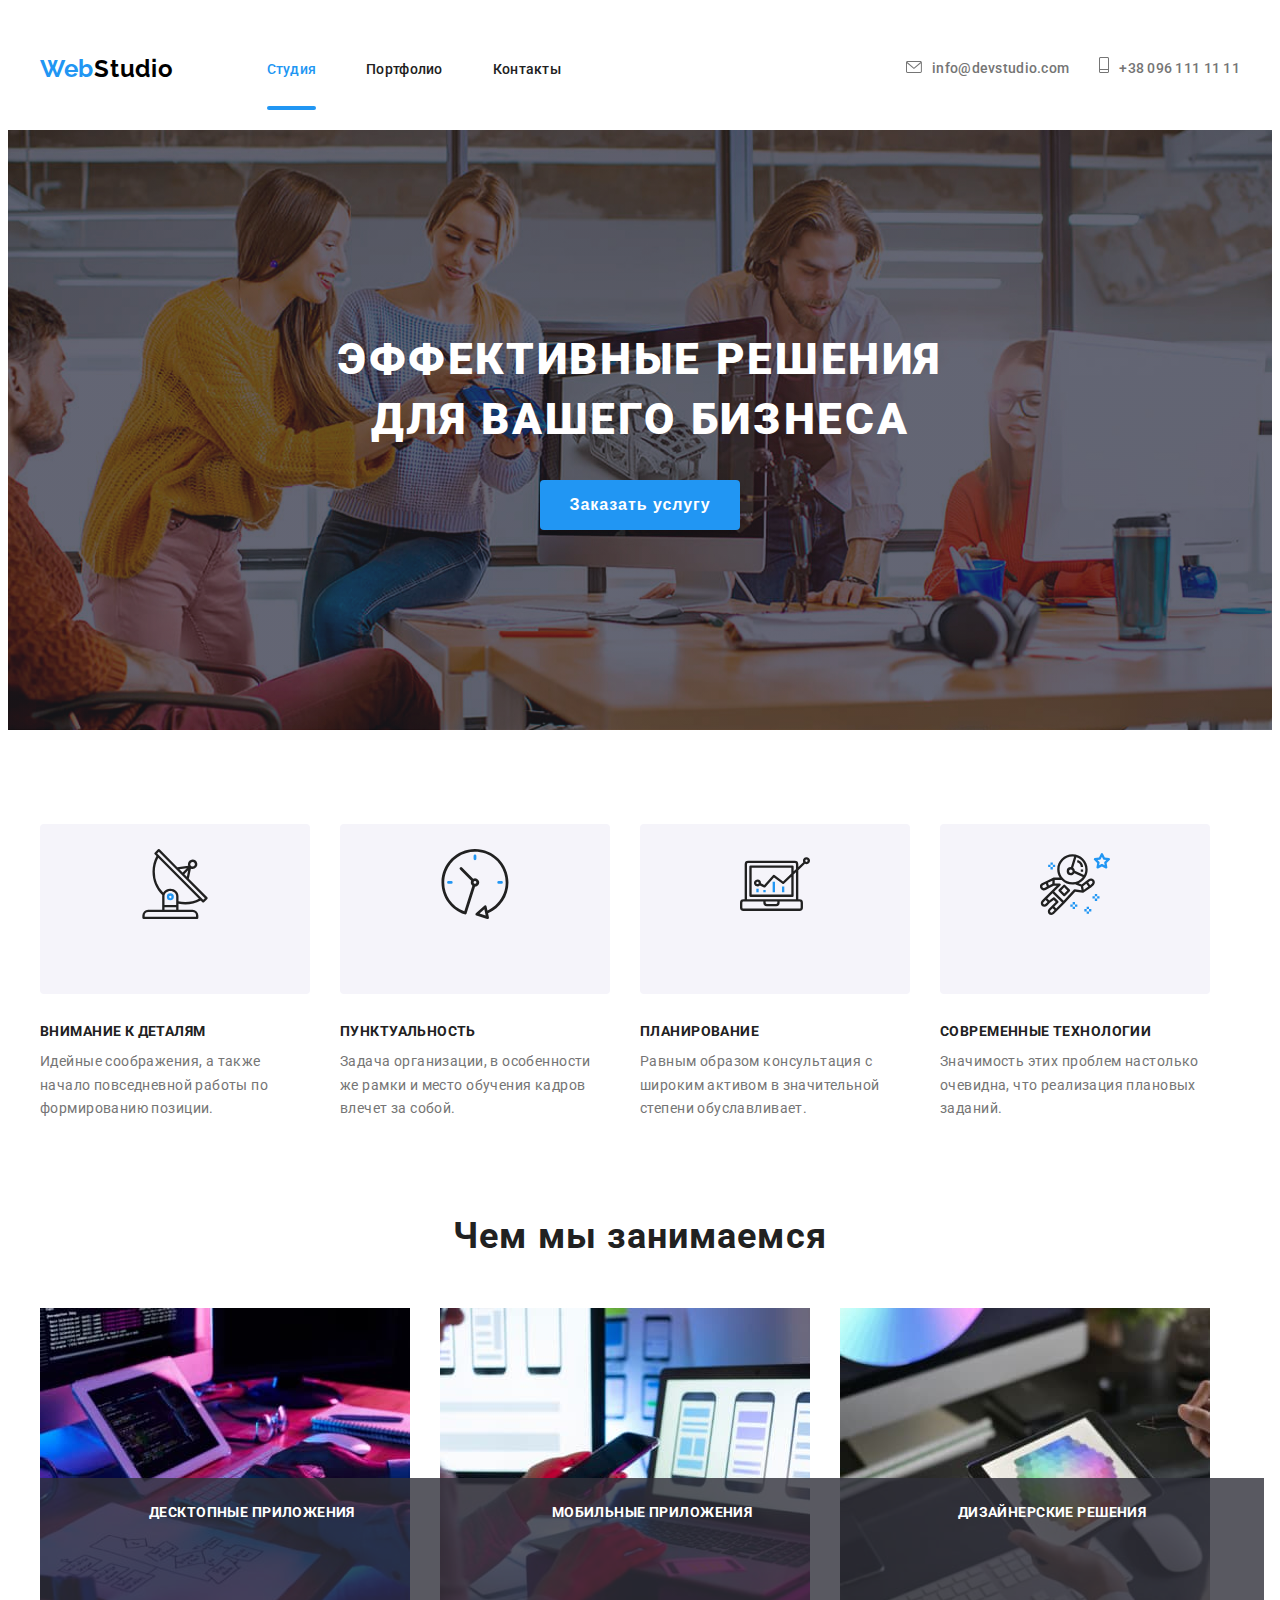
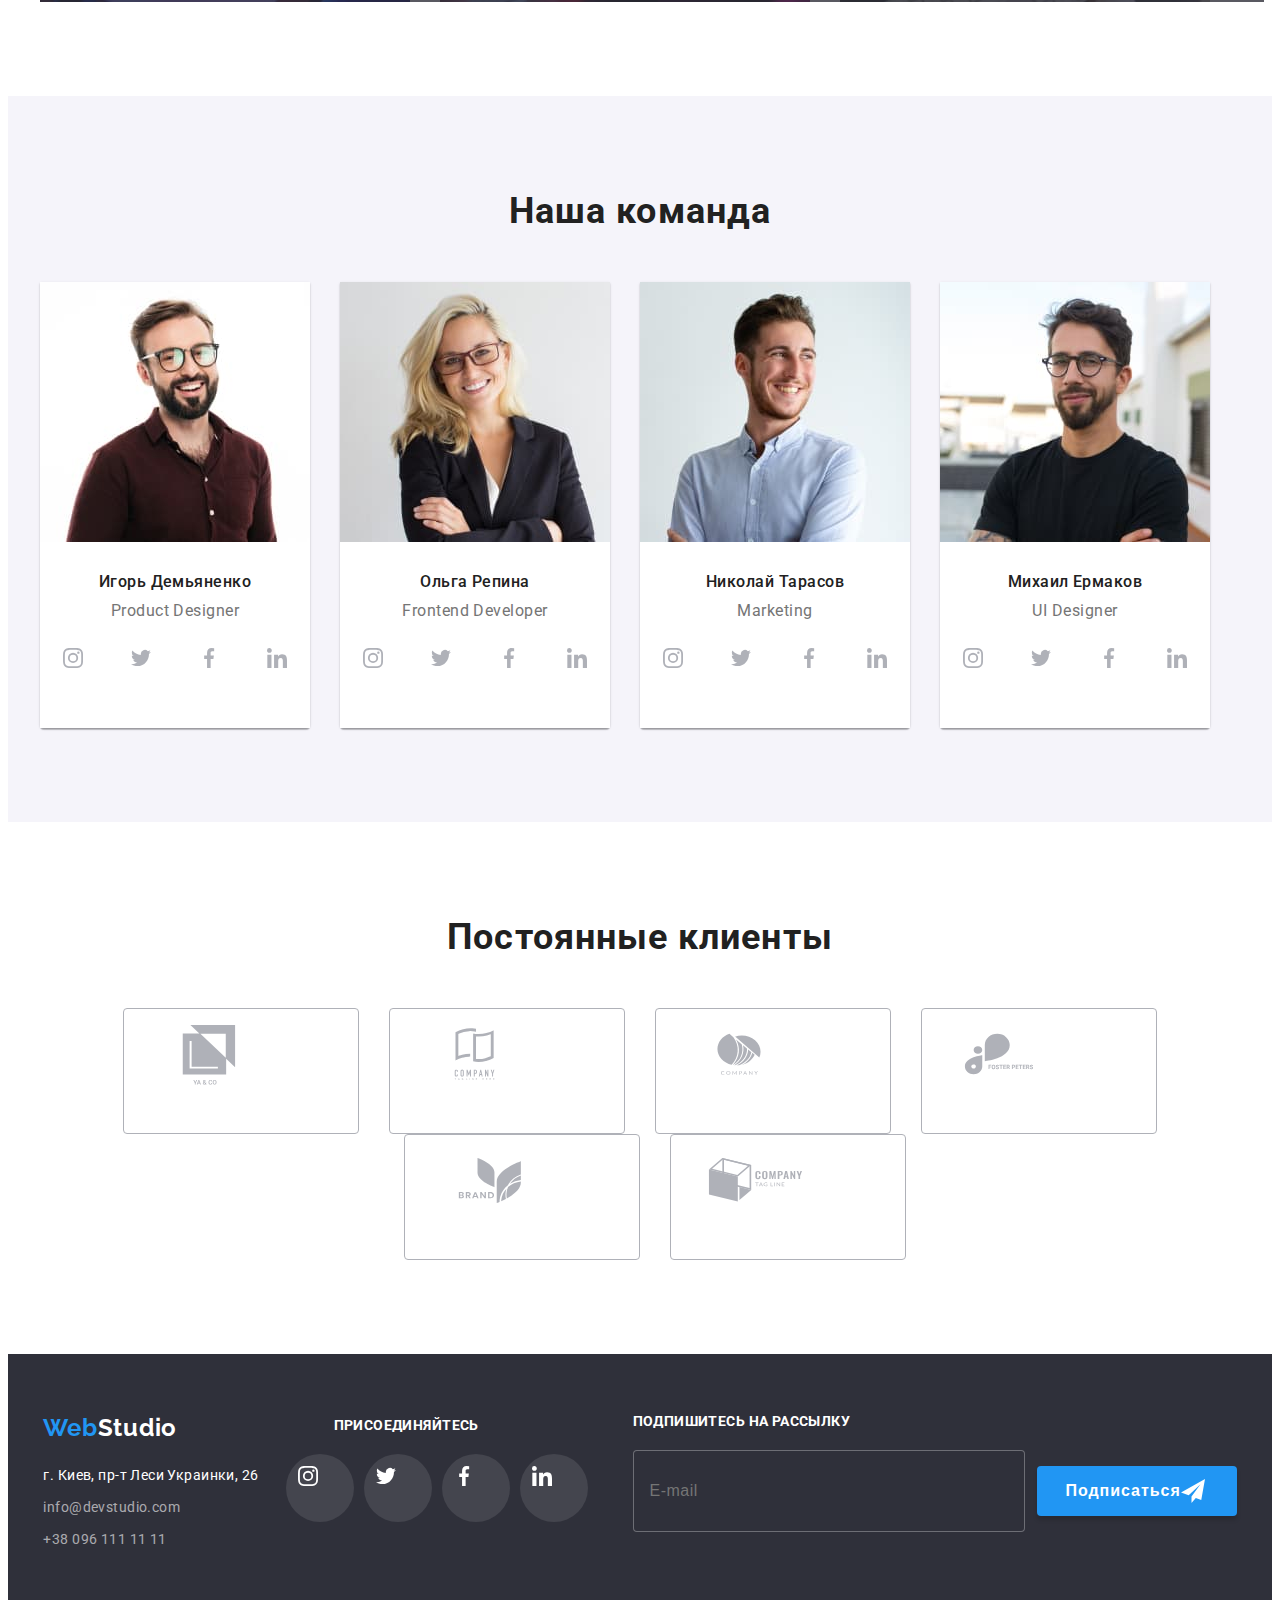
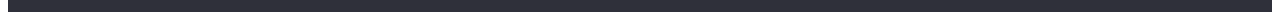
<file: index.html>
<!DOCTYPE html>
<html lang="ru">
<head>
    <meta charset="UTF-8">
    <meta http-equiv="X-UA-Compatible" content="IE=edge">
    <meta name="viewport" content="width=device-width, initial-scale=1.0">
    <title>Document</title>
    <link rel="preconnect" href="https://fonts.googleapis.com">
    <link rel="preconnect" href="https://fonts.gstatic.com" crossorigin>
    <link href="https://fonts.googleapis.com/css2?family=Raleway:wght@700&family=Roboto:wght@400;500;700;900&display=swap"
        rel="stylesheet">
    <link rel="stylesheet" href="https://cdnjs.cloudflare.com/ajax/libs/modern-normalize/1.1.0/modern-normalize.min.css"
        integrity="sha512-wpPYUAdjBVSE4KJnH1VR1HeZfpl1ub8YT/NKx4PuQ5NmX2tKuGu6U/JRp5y+Y8XG2tV+wKQpNHVUX03MfMFn9Q=="
        crossorigin="anonymous" referrerpolicy="no-referrer" />
        <link rel="stylesheet" href="./css/main.min.css">
    
    
</head>

<body>

<header> 
    <div class="container header">
        
        <a class="logo" 
         href="WebStudio" rel="noopener noreferrer">Web<span class="logo-black">Studio</span> </a>
        <button class="menu-button is-open "data-menu type="button" width="100" height="100" ><svg class="" width="40" height="40" aria-label="Переключатель мобильного меню ">
            <use class="menu-button__open " data-menu-open href="img/symbol-defs.svg#icon-close_40px"></use>
            <use class="menu-button__close " data-menu-close href="img/symbol-defs.svg#icon-menu_40px"></use>
        </svg></button>
      
    <nav class="navigation ">
        <ul class="list navigation__li">
            <li><a class="navigation__list current " href="./index.html" rel="noopener noreferrer">Студия</a></li>
            <li><a class="navigation__list" href="./portfolio.html" rel="noopener noreferrer">Портфолио</a></li>
            <li><a class="navigation__list" href="">Контакты</a></li>
        </ul>
        <div class="mobile">
            <ul class="list navigation__mobile ">
            <li><a class="navigation__contact" href="tel:+380961111111" rel="noopener noreferrer">+38 096 111 11 11</a></li>
            <li><a class="navigation__contact" href="mailto:info@devstudio.com" rel="noopener noreferrer">info@devstudio.com</a></li>
        </ul>
        <ul class="list menu-social ">
            <li><a class="menu-social__li " href="" rel="noopener noreferrer">Instagram</a></li>
            <li><a class="menu-social__li" href="" rel="noopener noreferrer">Twitter</a></li>
            <li><a class="menu-social__li" href="" rel="noopener noreferrer">Facebook</a></li>
            <li><a class="menu-social__li" href=""rel="noopener noreferrer">LinkedIn</a></li>
        </ul></div>
        
         <ul class="list contact ">
        <li><a class="contact__tm" href="mailto:info@devstudio.com"> <svg class="contact__mail"><use href="img/symbol-defs.svg#icon-envelope"></use></svg>info@devstudio.com</a></li>
        <li><a class="contact__tm" href="tel:+380961111111"> <svg class="contact__tel"><use href="img/symbol-defs.svg#icon-Vector"></use></svg>+38 096 111 11 11</a></li>
    </ul>
    </nav>
        </div>
</header>
<main>
    <section class="hero">
        <div class="container">
        <h1 class="hero__header" >Эффективные решения  для вашего бизнеса</h1>
        <button class="hero__button" type="button" data-modal-open >Заказать услугу</button>
        </div>
    </section>

    <section class="benefits">
        <div class="container">
        <h2 class="visually-hidden" >Наши преимущетва</h2>
        <ul class="list benefits-container">
            <li><div class="benefits__icon-background">
                <svg class="benefits__icon" width="70" height="70" >
                    <use href="img/symbol-defs.svg#icon-antenna"></use>
                </svg>
                </div>
                <h3 class="benefits__andr-head">Внимание к деталям</h3>
                <p class="benefits__text">Идейные соображения, а также начало повседневной работы по формированию позиции.</p>
            </li>
             <li><div class="benefits__icon-background">
                <svg class="benefits__icon"  width="70" height="70">
                    <use href="img/symbol-defs.svg#icon-clock"></use>
                </svg>
            </div>
                <h3  class="benefits__andr-head">Пунктуальность</h3>
                <p class="benefits__text">Задача организации, в особенности же рамки и место обучения кадров влечет за собой.</p>
            </li>
            <li><div class="benefits__icon-background">
                <svg class="benefits__icon"  width="70" height="70">
                    <use href="img/symbol-defs.svg#icon-diagram"></use>
                </svg>
            </div>
                <h3  class="benefits__andr-head">Планирование</h3>
                <p class="benefits__text">Равным образом консультация с широким активом в значительной степени обуславливает.</p>
            </li>
            <li><div class="benefits__icon-background">
                <svg class="benefits__icon"  width="70" height="70">
                    <use href="img/symbol-defs.svg#icon-astronaut"></use>
                </svg>
            </div>
                <h3 class="benefits__andr-head">Современные технологии</h3>
                <p class="benefits__text">Значимость этих проблем настолько очевидна, что реализация плановых заданий.</p>
            </li>
        </ul>
        </div>
    </section>
    <section class="work">
        <div class="container">
        <h2 class="heading ">Чем мы занимаемся</h2>
        <ul class="list process">
            <li>
                <div class="job">
                    <picture>
                        <source srcset="./img/img1-1.jpg 1x,
                                        ./img/img1-2.jpg 2x" media="(min-width:1200px)">
                        <img src="./img/img1.jpg" alt="рабочий  процесс" width="370">
                    </picture>
                <p class="job-offer job-text">Десктопные приложения</p>
            </div></li>
            <li>
                <div class="job">
                    <picture>
                        <source srcset="./img/img2-1.jpg 1x,
                                        ./img/img2-2.jpg 2x" media="(min-width:1200px)">
                        <img src="./img/img2.jpg" alt="рабочий  процесс" width="370">
                    </picture>
                <p class="job-offer job-text">Мобильные приложения</p>
            </div></li>
            <li>
                <div class="job">
                    <picture>
                        <source srcset="./img/img3-1.jpg 1x,
                                        ./img/img3-2.jpg 2x" media="(min-width:1200px)">
                        <img src="./img/img3.jpg" alt="рабочий  процесс" width="370">
                    </picture>
                <p class="job-offer job-text">Дизайнерские решения</p>
            </div></li>
        </ul>
        </div>
    </section>
    <section class="section-team">
        <div class="container">
        <h2 class="heading ">Наша команда</h2>
        <ul class="list our-team">
            <li class="taam_li">
                <picture>
                    <source srcset="./img/team/team1-desk1.jpg 1x,
                                    ./img/team/team1-desk2.jpg 2x" media="(min-width:1200px)">
                    <source srcset="./img/team/team1-tab1.jpg 1x,
                                    ./img/team/team1-tab2.jpg 2x" 
                                    media="(min-width:768px)">
                    <source srcset="./img/team/team1-mob1.jpg 1x,
                    ./img/team/team1-mob2.jpg 2x"
                    media="(min-width:320px)">
                    <img src="./img/img4.jpg" alt="Игорь Демьяненко" class="team__img" width="270">
                 </picture>
                 
                 <div class="team-text">
                 <h3 class="team">Игорь Демьяненко</h3>
                 <p class="team-prof" lang="en">Product Designer</p>

                 <ul class="list social">
                 <li><a class="social-icon" href=""rel="noopener noreferrer"><svg class="team-icon" width="20" height="20">
                    <use href="img/symbol-defs.svg#icon-instagram-2"></use>
                </svg></a></li>
                 <li><a class="social-icon" href=""rel="noopener noreferrer"><svg class="team-icon" width="20" height="20">
                        <use href="img/symbol-defs.svg#icon-twitter-1"></use>
                    </svg></a></li>
                 <li><a class="social-icon" href=""rel="noopener noreferrer"><svg class="team-icon" width="20" height="20">
                        <use href="img/symbol-defs.svg#icon-facebook-1"></use>
                    </svg></a></li>
                 <li><a class="social-icon" href=""rel="noopener noreferrer"><svg class="team-icon" width="20" height="20">
                        <use href="img/symbol-defs.svg#icon-linkedin-1"></use>
                    </svg></a></li>
                </ul>
                </div>
            </li>
            <li class="taam_li">
                    <picture>
                        <source srcset="./img/team/team2-desk1.jpg 1x,
                                     ./img/team/team2-desk2.jpg 2x" media="(min-width:1200px)">
                        <source srcset="./img/team/team2-tab1.jpg 1x,
                                        ./img/team/team2-tab2.jpg 2x" media="(min-width:768px)">
                        <source srcset="./img/team/team2-mob1.jpg 1x,
                                        ./img/team/team2-mob2.jpg 2x" media="(min-width:320px)">
                        <img src="./img/img5.jpg" alt="Игорь Демьяненко" class="team__img" width="270">
                    </picture>
                    <div class="team-text">
                    <h3  class="team">Ольга Репина</h3>
                    <p class="team-prof" lang="en">Frontend Developer</p>
                    <ul class="list social">
                        <li><a class="social-icon" href=""rel="noopener noreferrer"><svg class="team-icon" width="20" height="20">
                                    <use href="img/symbol-defs.svg#icon-instagram-2"></use>
                                </svg></a></li>
                        <li><a class="social-icon" href=""rel="noopener noreferrer"><svg class="team-icon" width="20" height="20">
                                    <use href="img/symbol-defs.svg#icon-twitter-1"></use>
                                </svg></a></li>
                        <li><a class="social-icon" href=""rel="noopener noreferrer"><svg class="team-icon" width="20" height="20">
                                    <use href="img/symbol-defs.svg#icon-facebook-1"></use>
                                </svg></a></li>
                        <li><a class="social-icon" href=""rel="noopener noreferrer"><svg class="team-icon"width="20" height="20" >
                                    <use href="img/symbol-defs.svg#icon-linkedin-1"></use>
                                </svg></a></li>
                    </ul>
                     </div>
            </li>
            <li class="taam_li">
                    <picture>
                        <source srcset="./img/team/team3-desk1.jpg 1x,
                                        ./img/team/team3-desk2.jpg 2x" media="(min-width:1200px)">
                        <source srcset="./img/team/team3-tab1.jpg 1x,
                                        ./img/team/team3-tab2.jpg 2x" media="(min-width:768px)">
                        <source srcset="./img/team/team3-mob1.jpg 1x,
                                        ./img/team/team3-mob2.jpg 2x" media="(min-width:320px)">
                        <img src="./img/img6.jpg" alt="Игорь Демьяненко" class="team__img" width="270">
                    </picture>
                    <div class="team-text">
                    <h3  class="team">Николай Тарасов</h3>
                    <p class="team-prof" lang="en">Marketing</p>
                <ul class="list social">
                    <li><a class="social-icon" href=""rel="noopener noreferrer"><svg class="team-icon" width="20" height="20">
                                <use href="img/symbol-defs.svg#icon-instagram-2"></use>
                            </svg></a></li>
                    <li><a class="social-icon" href=""rel="noopener noreferrer"><svg class="team-icon" width="20" height="20">
                                <use href="img/symbol-defs.svg#icon-twitter-1"></use>
                            </svg></a></li>
                    <li><a class="social-icon" href=""rel="noopener noreferrer"><svg class="team-icon" width="20" height="20">
                                <use href="img/symbol-defs.svg#icon-facebook-1"></use>
                            </svg></a></li>
                    <li><a class="social-icon" href=""rel="noopener noreferrer"><svg class="team-icon" width="20" height="20">
                                <use href="img/symbol-defs.svg#icon-linkedin-1"></use>
                            </svg></a></li>
                </ul>
                    </div>
            </li>
            <li class="taam_li">
                <picture>
                    <source srcset="./img/team/team4-desk1.jpg 1x,
                                    ./img/team/team4-desk2.jpg 2x" media="(min-width:1200px)">
                    <source srcset="./img/team/team4-tab1.jpg 1x,
                                    ./img/team/team4-tab2.jpg 2x" media="(min-width:768px)">
                    <source srcset="./img/team/team4-mob1.jpg 1x,
                                   ./img/team/team4-mob2.jpg 2x" media="(min-width:320px)">
                    <img src="./img/img7.jpg" alt="Игорь Демьяненко" class="team__img" width="270">
                </picture>
                   <div class="team-text"> 
                    <h3  class="team">Михаил Ермаков</h3>
                    <p class="team-prof" lang="en">UI Designer</p>
                <ul class="list social">
                    <li><a class="social-icon" href=""rel="noopener noreferrer"><svg class="team-icon" width="20" height="20">
                                <use href="img/symbol-defs.svg#icon-instagram-2"></use>
                            </svg></a></li>
                    <li><a class="social-icon" href=""rel="noopener noreferrer"><svg class="team-icon" width="20" height="20">
                                <use href="img/symbol-defs.svg#icon-twitter-1"></use>
                            </svg></a></li>
                    <li><a class="social-icon" href=""rel="noopener noreferrer"><svg class="team-icon" width="20" height="20">
                                <use href="img/symbol-defs.svg#icon-facebook-1"></use>
                            </svg></a></li>
                    <li><a class="social-icon" href=""rel="noopener noreferrer"><svg class="team-icon" width="20" height="20">
                                <use href="img/symbol-defs.svg#icon-linkedin-1"></use>
                            </svg></a></li>
                </ul>
                </div>
            </li>
        </ul>
        </div>
    </section>
    <section class="clients">
        <div class="container">
            <h2 class="heading ">Постоянные клиенты</h2>
            <ul class="list our-clients">
                <li><a class="cln-icon" href=""rel="noopener noreferrer"><svg class="clients-icon" >
                        <use href="img/symbol-defs.svg#icon-Union"></use>
                    </svg></a></li>
            <li><a class="cln-icon" href=""rel="noopener noreferrer"><svg class="clients-icon">
                    <use href="img/symbol-defs.svg#icon-Logo"></use>
                </svg></a></li>
            <li><a class="cln-icon" href=""rel="noopener noreferrer"><svg class="clients-icon">
                    <use href="img/symbol-defs.svg#icon-Logo-1"></use>
                </svg></a></li>
            <li><a class="cln-icon" href=""rel="noopener noreferrer"><svg class="clients-icon">
                    <use href="img/symbol-defs.svg#icon-Logo-2"></use>
                </svg></a></li>
            <li><a class="cln-icon" href=""rel="noopener noreferrer"><svg class="clients-icon">
                    <use href="img/symbol-defs.svg#icon-Logo-3"></use>
                </svg></a></li>
            <li><a class="cln-icon" href=""rel="noopener noreferrer"><svg class="clients-icon">
                    <use href="img/symbol-defs.svg#icon-Logo-4"></use>
                </svg></a></li>
        </ul>

        </div>
    </section>
    </main>
    <footer class="footer">
        <div class="container footer-flex">
            <div>
        <a class="logo"  href="WebStudio">Web<span class="logo-white"rel="noopener noreferrer">Studio</span></a>
        <address class="adres-pading">
            <a class="adress" href="https://goo.gl/maps/dG4Fvefpf27VC7wY8" target="_blank" rel="noopener noreferrer" >г. Киев, пр-т Леси Украинки, 26</a>
        </address>
        <ul>
            <li class="list footer-list"><a class="info-footer" href="mailto:info@devstudio.com">info@devstudio.com</a></li>
            <li class="list footer-list"><a class="info-footer" href="tel:+380961111111">+38 096 111 11 11</a></li>
        </ul>
             </div>
             <div class="footer-social">
        <h3 class="footer-title">присоединяйтесь</h3>
        <ul class="list ftr-social">
            <li><a class="ftr-icon" href=""rel="noopener noreferrer"><svg class="footer-icon">
                        <use href="img/symbol-defs.svg#icon-instagram-2"></use>
                    </svg></a></li>
            <li><a class="ftr-icon" href=""rel="noopener noreferrer"><svg class="footer-icon">
                        <use href="img/symbol-defs.svg#icon-twitter-1"></use>
                    </svg></a></li>
            <li><a class="ftr-icon" href=""rel="noopener noreferrer"><svg class="footer-icon">
                        <use href="img/symbol-defs.svg#icon-facebook-1"></use>
                    </svg></a></li>
            <li><a class="ftr-icon" href=""rel="noopener noreferrer"><svg class="footer-icon">
                        <use href="img/symbol-defs.svg#icon-linkedin-1"></use>
                    </svg></a></li>
        </ul>
            </div>
            <div class="mail-list">
        <h3 class="footer-title">Подпишитесь на рассылку</h3>
        <div class="mail-flex">
            <label for="mail"></label>
            <input type="mail" name="mail" id="mail" placeholder="E-mail" class="footer-input">
            <button type="submit" class="footer-bm">Подписаться <svg class="mail-ist"><use href="img/symbol-defs.svg#icon-icon-send"></use></svg></button>
        </div>
        
            </div>
        </div>
       
    </footer>
    <div class="backdrop is-hidden"data-modal>
        <div class="modal">
            <button type="button" class="modal-btn" data-modal-close>
                <svg class="modal-img"><use href="img/symbol-defs.svg#icon-close-black-18dp-2-1"></use></svg>
            </button>
            <div class="modal-flex">
                <p class="modal-text">Оставьте свои данные, мы вам перезвоним</p>
              
                <div class="modal-nav">
                   <label for="name" class="modal-label">Имя</label>
                   <input type="text" name="name" id="name" class="modal-input">  
                   <svg class="modal-icon" width="18" height="18"><use href="img/symbol-defs.svg#icon-person-black-18dp-1"></use>
                </svg>
                </div>
                <div class="modal-nav">
                    <label for="tel" class="modal-label">Телефон </label>
                    <input type="tel" name="tel" id="tel" class="modal-input">
                    <svg class="modal-icon" width="18" height="18"><use href="img/symbol-defs.svg#icon-phone-black-18dp-1"></use></svg>
                </div>
                <div class="modal-nav">
                    <label for="mail" class="modal-label">Почта</label>
                    <input type="email" name="mail" id="mail" class="modal-input">
                    <svg class="modal-icon" width="18" height="18"><use href="img/symbol-defs.svg#icon-email-black-18dp-1"></use> </svg>
                 </div>
                <div class="modal-nav">
                    <label for="comment" class="modal-label">Комментарий</label>
                    <textarea name="comment" id="comment" placeholder="Введите текст" class="modal-input"></textarea>
                </div>
              
               <div class="modal-send">
                    <svg class="check-bifor" width="16" height="15"><use href="img/symbol-defs.svg#icon-Vector-border"></use></svg>
                   <input type="checkbox" name="police" id="police" class="check-input">
                    <svg class="check-after" width="16" height="15"><use href="img/symbol-defs.svg#icon-icon-check"></use></svg>
                   <label class="send-label" for="police">Соглашаюсь с рассылкой и принимаю <a href="">Условия договора</a></label>
            </div>
                <div class="modal-div"> <button type="submit" class="button-send">Отправить</button></div>
        </div>
    </div>
    <script src="./js/modal.js"></script>
    <script src="./js/menu.js"></script>
</body>
</html>
</file>
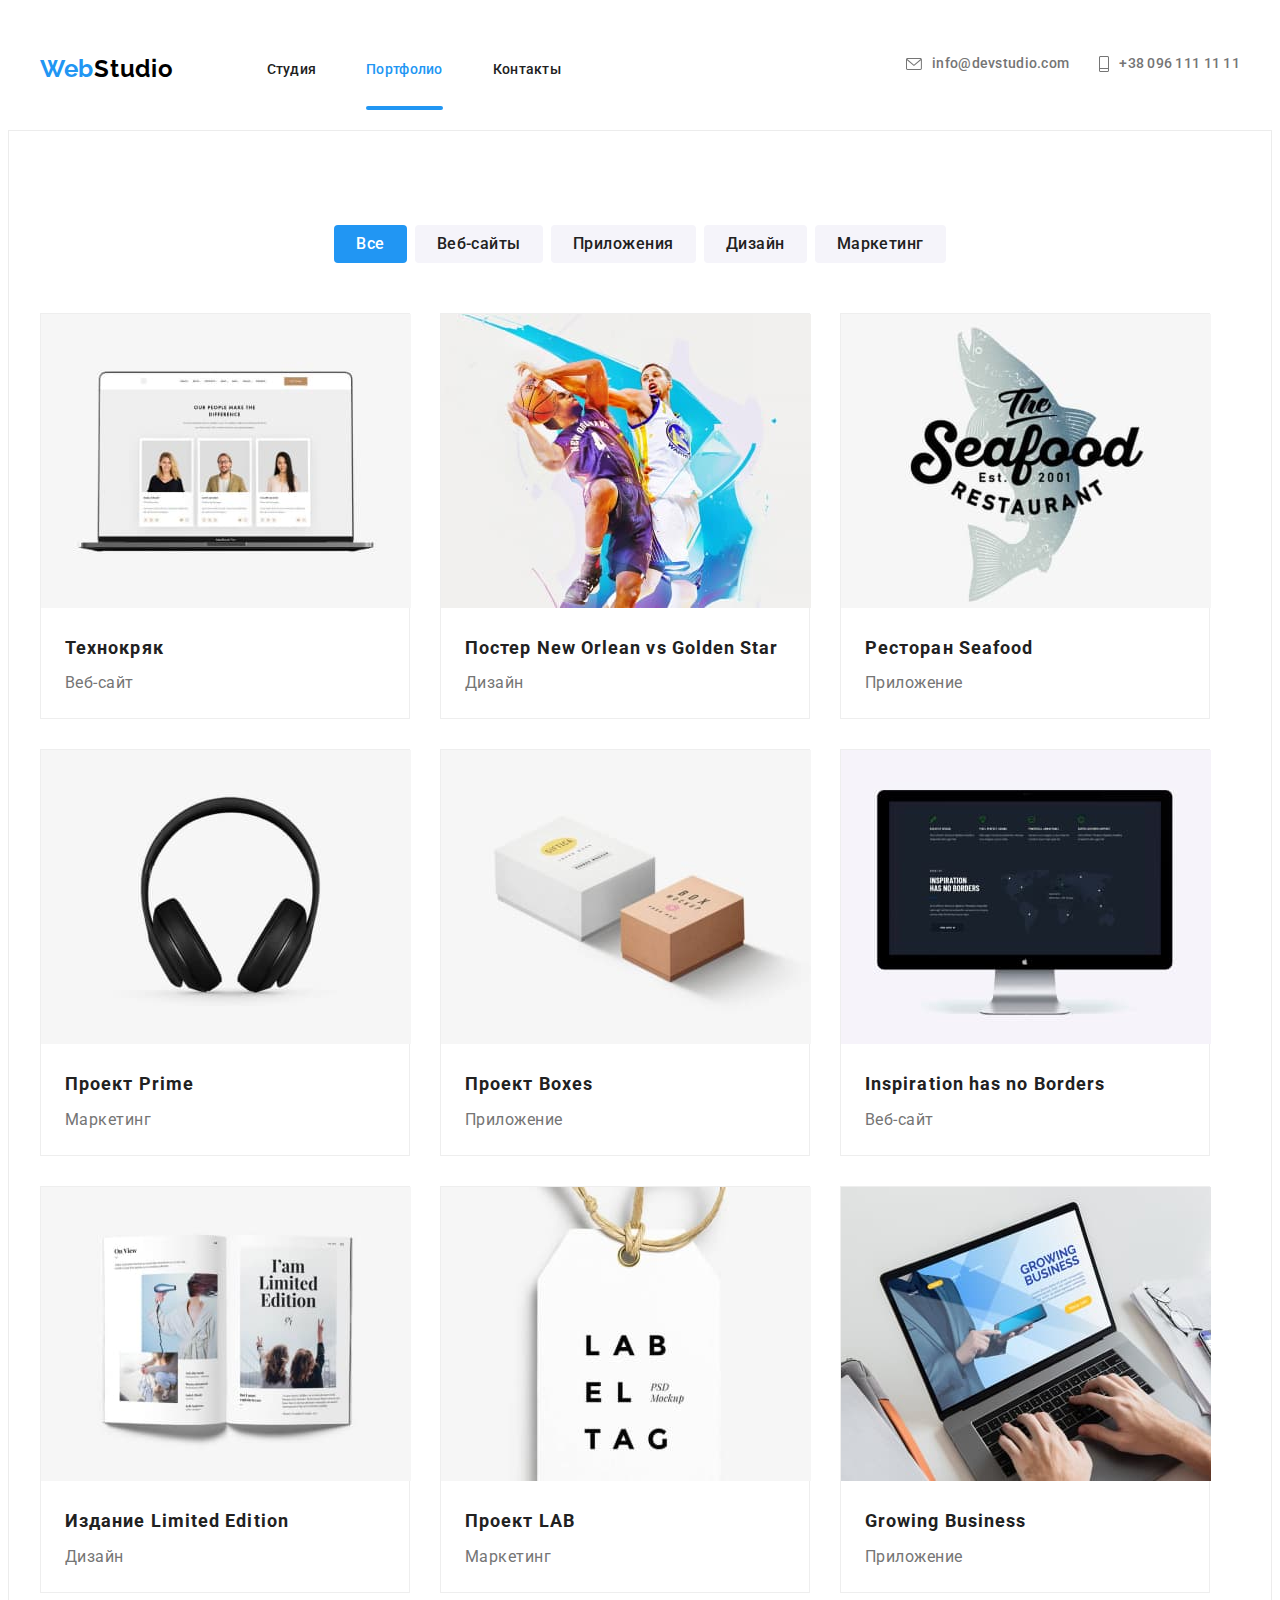
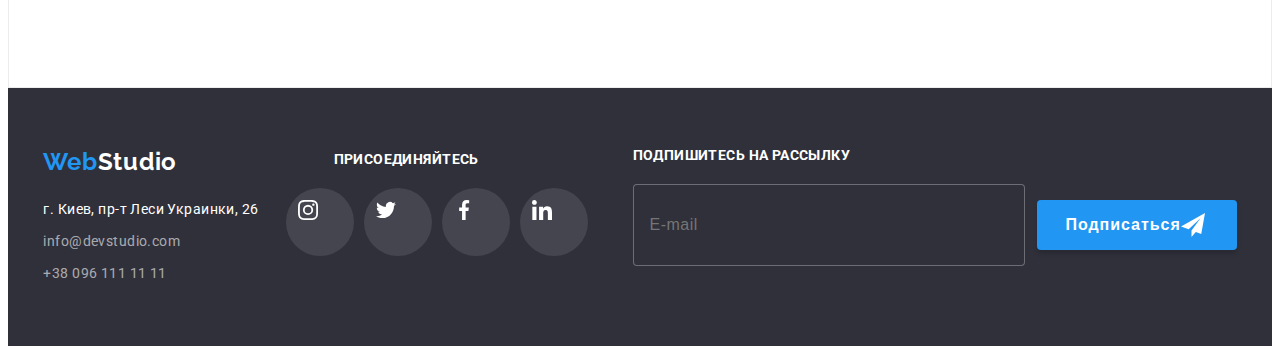
<file: portfolio.html>
<!DOCTYPE html>
<html lang="ru">

<head>
    <meta charset="UTF-8">
    <meta http-equiv="X-UA-Compatible" content="IE=edge">
    <meta name="viewport" content="width=device-width, initial-scale=1.0">
    <title>Document</title>
    <link rel="preconnect" href="https://fonts.googleapis.com">
    <link rel="preconnect" href="https://fonts.gstatic.com" crossorigin>
    <link href="https://fonts.googleapis.com/css2?family=Raleway:wght@700&family=Roboto:wght@400;500;700;900&display=swap"
        rel="stylesheet">
    <link rel="stylesheet" href="https://cdnjs.cloudflare.com/ajax/libs/modern-normalize/1.1.0/modern-normalize.min.css"
    integrity="sha512-wpPYUAdjBVSE4KJnH1VR1HeZfpl1ub8YT/NKx4PuQ5NmX2tKuGu6U/JRp5y+Y8XG2tV+wKQpNHVUX03MfMFn9Q=="
    crossorigin="anonymous" referrerpolicy="no-referrer" />
        <link rel="stylesheet" href="./css/main.min.css">
       
</head>

<body>
<header> 
    <div class="container header">
        
        <a class="logo" 
         href="WebStudio" rel="noopener noreferrer">Web<span class="logo-black">Studio</span> </a>
        <button class="menu-button is-open "data-menu type="button"><svg class="" width="40" height="40" aria-label="Переключатель мобильного меню ">
            <use class="menu-button__open " data-menu-open href="img/symbol-defs.svg#icon-close_40px"></use>
            <use class="menu-button__close " data-menu-close href="img/symbol-defs.svg#icon-menu_40px"></use>
        </svg></button>
      
    <nav class="navigation">
        <ul class="list navigation__li">
            <li><a class="navigation__list " href="./index.html" rel="noopener noreferrer">Студия</a></li>
            <li><a class="navigation__list  current" href="./portfolio.html" rel="noopener noreferrer">Портфолио</a></li>
            <li><a class="navigation__list" href="">Контакты</a></li>
        </ul>
    <div class="mobile">
        <ul class="list navigation__mobile ">
            <li><a class="navigation__contact" href="tel:+380961111111" rel="noopener noreferrer">+38 096 111 11 11</a></li>
            <li><a class="navigation__contact" href="mailto:info@devstudio.com" rel="noopener noreferrer">info@devstudio.com</a></li>
        </ul>
        <ul class="list menu-social ">
            <li><a class="menu-social__li " href="" rel="noopener noreferrer">Instagram</a></li>
            <li><a class="menu-social__li" href="" rel="noopener noreferrer">Twitter</a></li>
            <li><a class="menu-social__li" href="" rel="noopener noreferrer">Facebook</a></li>
            <li><a class="menu-social__li" href="" rel="noopener noreferrer">LinkedIn</a></li>
        </ul>
    </div>
    
    <ul class="list contact ">
        <li><a class="contact__tm flex" href="mailto:info@devstudio.com"> <svg class="contact__mail">
                    <use href="img/symbol-defs.svg#icon-envelope"></use>
                </svg>info@devstudio.com</a></li>
        <li><a class="contact__tm flex" href="tel:+380961111111"> <svg class="contact__tel">
                    <use href="img/symbol-defs.svg#icon-Vector"></use>
                </svg>+38 096 111 11 11</a></li>
    </ul>
    </nav>
        </div>
</header>
    <main>
        <section class="border">
            <h1 class="visually-hidden">Портфолио</h1>
            <div class="container"> 
            <ul class="list portfolio-btn">
                <li><button class="btn-portfolio current" type="button">Все</button></li>
                <li><button class="btn-portfolio" type="button">Веб-сайты</button></li>
                <li><button class="btn-portfolio" type="button">Приложения</button></li>
                <li><button class="btn-portfolio" type="button">Дизайн</button></li>
                <li><button class="btn-portfolio" type="button">Маркетинг</button></li>
            </ul>
            </div>
            <div class="container">
            <ul class="list project">
                <li class="project-border" >
                    <div class="card-project">
                        <picture>
                            <source srcset="./img/portfolio/img1-desk1.jpg 1x,
                                            ./img/portfolio/img1-desk2.jpg 2x" media="(min-width:1200px)">
                            <source srcset="./img/portfolio/img1-tab1.jpg 1x,
                                            ./img/portfolio/img1-tab2.jpg 2x" media="(min-width:768px)">
                            <source srcset="./img/portfolio/img1-mob1.jpg 1x,
                                            ./img/portfolio/img1-mob2.jpg 2x" media="(min-width:320px)">
                            <img src="/img/img.p.1.jpg" alt=" ноутбук с страницой сайта" width="370">
                        </picture>
                         <p class="text-project">Технокряк это современная площадка распространения коронавируса. Компании используют эту платформу для цифрового шпионажа и атак на защищённые сервера конкурентов.</p>
                    </div>
                    <div class="proff-card">
                    <h2 class="name-project" >Технокряк</h2>
                    <p class="name" >Веб-сайт</p>
                   
                </div>
                </li>
                <li class="project-border">
                    <div class="card-project">
                        <picture>
                            <source srcset="./img/portfolio/img2-desk1.jpg 1x,
                                            ./img/portfolio/img2-desk2.jpg 2x" media="(min-width:1200px)">
                            <source srcset="./img/portfolio/img2-tab1.jpg 1x,
                                            ./img/portfolio/img2-tab2.jpg 2x" media="(min-width:768px)">
                            <source srcset="./img/portfolio/img2-mob1.jpg 1x,
                                            ./img/portfolio/img2-mob2.jpg 2x" media="(min-width:320px)">
                            <img src="/img/img.p.2.jpg" alt=" Мужчины играющие в баскетбол" width="370">
                        </picture>
                        <p class="text-project ">Технокряк это современная площадка распространения коронавируса. Компании используют эту платформу для цифрового шпионажа и атак на защищённые сервера конкурентов.</p>

                    </div>
                    
                    <div class="proff-card">
                    <h2 class="name-project" >Постер <span class="poster" lang="en">New Orlean vs Golden Star</span></h2>
                    <p class="name">Дизайн</p>
                </div>
                </li>
                <li class="project-border">
                    <div class="card-project">
                        <picture>
                            <source srcset="./img/portfolio/img3-desk1.jpg 1x,
                                            ./img/portfolio/img3-desk2.jpg 2x" media="(min-width:1200px)">
                            <source srcset="./img/portfolio/img3-tab1.jpg 1x,
                                            ./img/portfolio/img3-tab2.jpg 2x" media="(min-width:768px)">
                            <source srcset="./img/portfolio/img3-mob1.jpg 1x,
                                            ./img/portfolio/img3-mob2.jpg 2x" media="(min-width:320px)">
                            <img src="./img/img.p.3.jpg" alt="Логотип ресторана, рыба на заднем фоне" width="370">
                        </picture>
                       <p class="text-project ">Технокряк это современная площадка распространения коронавируса. Компании используют эту платформу для цифрового шпионажа и атак на защищённые сервера конкурентов.</p>
                    </div>
                   
                   <div class="proff-card"> 
                    <h2 class="name-project" >Ресторан <span lang="en">Seafood </span> </h2>
                    <p class="name">Приложение</p>
                </div>
                </li>
                <li class="project-border">
                    <div class="card-project">
                        <picture>
                            <source srcset="./img/portfolio/img4-desk1.jpg 1x,
                                            ./img/portfolio/img4-desk2.jpg 2x" media="(min-width:1200px)">
                            <source srcset="./img/portfolio/img4-tab1.jpg 1x,
                                         ./img/portfolio/img4-tab2.jpg 2x" media="(min-width:768px)">
                            <source srcset="./img/portfolio/img4-mob1.jpg 1x,
                                           ./img/portfolio/img4-mob2.jpg 2x" media="(min-width:320px)">
                            <img src="./img/img.p.4.jpg" alt="Наушники" width="370">
                        </picture>
                        <p class="text-project ">Технокряк это современная площадка распространения коронавируса. Компании используют эту платформу для цифрового шпионажа и атак на защищённые сервера конкурентов.</p>
                    </div>
                    
                   <div class="proff-card">
                       <h2 class="name-project" >Проект  <span lang="en">Prime </span> </h2>
                    <p class="name">Маркетинг</p>
                </div> 
                </li>
                <li class="project-border">
                    <div class="card-project">
                        <picture>
                            <source srcset="./img/portfolio/img5-desk1.jpg 1x,
                                            ./img/portfolio/img5-desk2.jpg 2x" media="(min-width:1200px)">
                            <source srcset="./img/portfolio/img5-tab1.jpg 1x,
                                            ./img/portfolio/img5-tab2.jpg 2x" media="(min-width:768px)">
                            <source srcset="./img/portfolio/img5-mob1.jpg 1x,
                                            ./img/portfolio/img5-mob2.jpg 2x" media="(min-width:320px)">
                            <img src="./img/img.p.5.jpg" alt="Две коробки" width="370">
                        </picture>
                        <p class="text-project ">Технокряк это современная площадка распространения коронавируса. Компании используют эту платформу для цифрового шпионажа и атак на защищённые сервера конкурентов.</p>
                    </div>
                    
                    <div class="proff-card">
                        <h2 class="name-project" >Проект <span lang="en"> Boxes </span> </h2>
                    <p class="name">Приложение</p>
                </div>
                </li>
                <li class="project-border">
                    <div class="card-project">
                        <picture>
                            <source srcset="./img/portfolio/img6-desk1.jpg 1x,
                                            ./img/portfolio/img6-desk2.jpg 2x" media="(min-width:1200px)">
                            <source srcset="./img/portfolio/img6-tab1.jpg 1x,
                                            ./img/portfolio/img6-tab2.jpg 2x" media="(min-width:768px)">
                            <source srcset="./img/portfolio/img6-mob1.jpg 1x,
                                            ./img/portfolio/img6-mob2.jpg 2x" media="(min-width:320px)">
                            <img src="./img/img.p.6.jpg" alt="Экран компьютера" width="370">
                        </picture>
                         <p class="text-project ">Технокряк это современная площадка распространения коронавируса. Компании используют эту платформу для цифрового шпионажа и атак на защищённые сервера конкурентов.</p>
                    </div>
                   
                    <div class="proff-card">
                        <h2 class="name-project"  lang="en"> Inspiration has no Borders  </h2>
                    <p class="name">Веб-сайт</p>
                </div>
                </li>
                <li class="project-border">
                    <div class="card-project">
                        <picture>
                            <source srcset="./img/portfolio/img7-desk1.jpg 1x,
                                         ./img/portfolio/img7-desk2.jpg 2x" media="(min-width:1200px)">
                            <source srcset="./img/portfolio/img7-tab1.jpg 1x,
                                            ./img/portfolio/img7-tab2.jpg 2x" media="(min-width:768px)">
                            <source srcset="./img/portfolio/img7-mob1.jpg 1x,
                                          ./img/portfolio/img7-mob2.jpg 2x" media="(min-width:320px)">
                            <img src="./img/img.p.7.jpg" alt="Открытая книга" width="370">
                        </picture>
                         <p class="text-project ">Технокряк это современная площадка распространения коронавируса. Компании используют эту платформу для цифрового шпионажа и атак на защищённые сервера конкурентов.</p>
                    </div>
                    <div class="proff-card">
                        <h2 class="name-project" >Издание<span lang="en"> Limited Edition </span> </h2>
                    <p class="name">Дизайн</p>
                </div>
                </li>
                <li class="project-border">
                    <div class="card-project">
                        <picture>
                            <source srcset="./img/portfolio/img8-desk1.jpg 1x,
                                            ./img/portfolio/img8-desk2.jpg 2x" media="(min-width:1200px)">
                            <source srcset="./img/portfolio/img8-tab1.jpg 1x,
                                            ./img/portfolio/img8-tab2.jpg 2x" media="(min-width:768px)">
                            <source srcset="./img/portfolio/img8-mob1.jpg 1x,
                                            ./img/portfolio/img8-mob2.jpg 2x" media="(min-width:320px)">
                            <img src="./img/img.p.8.jpg" alt="Белая бирка с чёрными буквами " width="370">
                        </picture>
                         <p class="text-project ">Технокряк это современная площадка распространения коронавируса. Компании используют эту платформу для цифрового шпионажа и атак на защищённые сервера конкурентов.</p>
                    </div>
                   
                    <div class="proff-card">
                        <h2 class="name-project" >Проект <span lang="en"> LAB </span> </h2>
                    <p class="name">Маркетинг</p>
                </div>
                </li>
                <li class="project-border">
                    <div class="card-project">
                        <picture>
                            <source srcset="./img/portfolio/img9-desk1.jpg 1x,
                                         ./img/portfolio/img9-desk2.jpg 2x" media="(min-width:1200px)">
                            <source srcset="./img/portfolio/img9-tab1.jpg 1x,
                                            ./img/portfolio/img9-tab2.jpg 2x" media="(min-width:768px)">
                            <source srcset="./img/portfolio/img9-mob1.jpg 1x,
                                            ./img/portfolio/img9-mob2.jpg 2x" media="(min-width:320px)">
                        <img src="./img/img.p.9.jpg" alt="Открытый ноутбук " width="370">
                        </picture>
                        <p class="text-project ">Технокряк это современная площадка распространения коронавируса. Компании используют эту платформу для цифрового шпионажа и атак на защищённые сервера конкурентов.</p>
                    </div>
                    
                    <div class="proff-card">
                        <h2 class="name-project"  lang="en"> Growing Business </h2>
                    <p class="name">Приложение</p>
                </div>
                </li>
            </ul>
            </div>
        </section>
    </main>
    <footer class="footer">
        <div class="container footer-flex">
            <div>
                <a class="logo" href="WebStudio">Web<span class="logo-white">Studio</span></a>
                <address class="adres-pading">
                    <a class="adress" href="https://goo.gl/maps/dG4Fvefpf27VC7wY8" target="_blank"
                        rel="noopener noreferrer">г. Киев, пр-т Леси Украинки, 26</a>
                </address>
                <ul>
                    <li class="list footer-list"><a class="info-footer"
                            href="mailto:info@devstudio.com">info@devstudio.com</a></li>
                    <li class="list footer-list"><a class="info-footer" href="tel:+380961111111">+38 096 111 11 11</a></li>
                </ul>
            </div>
            <div class="footer-social">
                <h3 class="footer-title">присоединяйтесь</h3>
                <ul class="list ftr-social">
                    <li><a class="ftr-icon" href=""><svg class="footer-icon">
                                <use href="img/symbol-defs.svg#icon-instagram-2"></use>
                            </svg></a></li>
                    <li><a class="ftr-icon" href=""><svg class="footer-icon">
                                <use href="img/symbol-defs.svg#icon-twitter-1"></use>
                            </svg></a></li>
                    <li><a class="ftr-icon" href=""><svg class="footer-icon">
                                <use href="img/symbol-defs.svg#icon-facebook-1"></use>
                            </svg></a></li>
                    <li><a class="ftr-icon" href=""><svg class="footer-icon">
                                <use href="img/symbol-defs.svg#icon-linkedin-1"></use>
                            </svg></a></li>
                </ul>
            </div>
            <div class="mail-list">
                <h3 class="footer-title">Подпишитесь на рассылку</h3>
                <div class="mail-flex">
                    <label for="mail"></label>
                    <input type="mail" name="mail" id="mail" placeholder="E-mail" class="footer-input">
                    <button type="submit" class="footer-bm">Подписаться <svg class="mail-ist">
                            <use href="img/symbol-defs.svg#icon-icon-send"></use>
                        </svg></button>
                </div>
    
            </div>
        </div>
    
    </footer>
    <script src="./js/menu.js"></script>
</body>

</html>
</file>
<file: css/main.min.css>
p,h1,h2,h3,h4,h5,h6{margin:0}ul,ol{margin:0;padding-left:0;padding-right:0}.link{text-decoration:none}.list{list-style:none}:root{--primary-text-color: #757575;--title-text-color: #212121;--accent-color: #2196f3}body{font-family:Roboto, sans-serif;color:var(--primary-text-color);background:#ffffff;font-size:14px;line-height:1.71}img{display:block}.container{width:100vw;padding-left:15px;padding-right:15px;margin:0 auto;text-align:center}@media screen and (min-width: 480px){.container{width:480px}}@media screen and (min-width: 768px){.container{width:768px}}@media screen and (min-width: 1200px){.container{width:1200px}}.visually-hidden{position:absolute;white-space:nowrap;width:1px;height:1px;overflow:hidden;border:0;padding:0;clip:rect(0 0 0 0);clip-path:inset(50%);margin:-1px}.logo{text-decoration:none;font-family:Raleway;font-weight:700;font-size:24px;line-height:1.17;letter-spacing:.03em;color:var(--accent-color)}.logo-black{color:#000000}.logo-white{color:#ffffff}@media screen and (min-width: 768px){.header a.logo{margin-right:88px}}@media screen and (min-width: 1200px){.header a.logo{margin-right:93px}}.header{background:#ffffff;display:flex;padding-top:16px;padding-bottom:16px;width:100%}@media screen and (min-width: 480px){.header{width:480px;position:relative;padding-top:16px;padding-bottom:16px}}@media screen and (min-width: 768px){.header{width:768px;height:80px;padding:0;position:static;align-items:center;padding:21px 6px}}@media screen and (min-width: 1200px){.header{width:1200px;height:80px;padding-left:30px;padding-right:30px}}.hero{background-color:#2f303a;text-align:center;padding-top:118px;padding-bottom:118px;margin-left:auto;margin-right:auto;background-size:cover;background-position:center;background-repeat:no-repeat;flex-grow:1;background-image:linear-gradient(rgba(47,48,58,0.4), rgba(47,48,58,0.4)),url(../img/hero1mob.jpg);background-image:linear-gradient(rgba(47,48,58,0.4), rgba(47,48,58,0.4)),url(../img/hero.jpg)}@media screen and (min-width: 1200px){.hero{padding-top:200px;padding-bottom:200px}}@media (min-device-pixel-ratio: 2), (min-resolution: 192dpi), (min-resolution: 2dppx){.hero{background-image:linear-gradient(rgba(47,48,58,0.4), rgba(47,48,58,0.4)),url(../img/hero2mob.jpg)}}@media screen and (min-width: 768px){.hero{background-image:linear-gradient(rgba(47,48,58,0.4), rgba(47,48,58,0.4)),url(../img/hero1tab.jpg)}}@media screen and (min-width: 768px) and (min-device-pixel-ratio: 2), screen and (min-width: 768px) and (min-resolution: 192dpi), screen and (min-width: 768px) and (min-resolution: 2dppx){.hero{background-image:linear-gradient(rgba(47,48,58,0.4), rgba(47,48,58,0.4)),url(../img/hero2tab.jpg)}}@media screen and (min-width: 1200px){.hero{background-image:linear-gradient(rgba(47,48,58,0.4), rgba(47,48,58,0.4)),url(../img/hero1desk.jpg)}}@media screen and (min-width: 1200px) and (min-device-pixel-ratio: 2), screen and (min-width: 1200px) and (min-resolution: 192dpi), screen and (min-width: 1200px) and (min-resolution: 2dppx){.hero{background-image:linear-gradient(rgba(47,48,58,0.4), rgba(47,48,58,0.4)),url(../img/hero2desk.jpg)}}.hero__header{font-weight:900;font-size:26px;line-height:1.62;letter-spacing:.06em;text-transform:uppercase;color:#ffffff;margin:auto}@media screen and (min-width: 480px){.hero__header{width:360px}}@media screen and (min-width: 720px){.hero__header{font-weight:900;font-size:26px;line-height:1.62;letter-spacing:.06em}}@media screen and (min-width: 1200px){.hero__header{font-weight:900;font-size:44px;line-height:1.36;letter-spacing:.06em;width:696px}}.navigation__mobile li{padding-bottom:32px;text-align:left}.navigation__contact{font-style:normal;font-weight:500;font-size:24px;line-height:1.17;letter-spacing:.02em;color:var(--primary-text-color);text-decoration:none}.navigation__contact:hover,.navigation__contact:focus{font-weight:500;font-size:34px;line-height:1.18;letter-spacing:.02em;font-style:normal;color:var(--accent-color)}@media screen and (min-width: 320px){.contact{display:none}}@media screen and (min-width: 768px){.contact{display:contents;display:flex;flex-direction:column;align-items:flex-start;margin-left:84px}}@media screen and (min-width: 1200px){.contact{flex-direction:row;margin-left:auto;margin-right:0}.contact li:not(:last-child){margin-right:30px}}.flex{display:flex;justify-content:center;align-items:center}.contact__tm{text-decoration:none;list-style:none;font-weight:500;font-size:14px;line-height:1.14;letter-spacing:.02em;color:var(--primary-text-color);transition-property:color, fill;transition-duration:250ms;transition-timing-function:cubic-bezier(0.4, 0, 0.2, 1)}.contact__tm:hover,.contact__tm:focus{color:var(--accent-color);fill:var(--accent-color)}.contact__tm:hover svg,.contact__tm:focus svg{color:var(--accent-color);fill:var(--accent-color)}.contact__tm:nth-last-child(n){margin-bottom:10px}.contact__mail{width:14px;height:10px;margin-right:8px;fill:var(--primary-text-color)}@media screen and (min-width: 1200px){.contact__mail{width:16px;height:12px;margin-right:10px}}.contact__tel{width:10px;height:14px;margin-right:8px;fill:var(--primary-text-color)}@media screen and (min-width: 1200px){.contact__tel{width:10px;height:16px;margin-right:10px}}.menu-social{display:flex;margin-top:32px}.menu-social li:not(:last-child){padding-right:20px}.menu-social li:not(:first-child)::before{content:"";margin-right:15px;width:22px;height:0px;border:1px solid rgba(33,33,33,0.2);transform:rotate(90deg)}.menu-social__li{text-decoration:none;font-weight:500;font-size:18px;line-height:1.22;letter-spacing:.02em;color:var(--accent-color)}.mobile{margin-top:auto}@media screen and (min-width: 768px){.mobile{display:none}}.menu-button{border:none;background-color:transparent;position:absolute;right:15px;top:10px;z-index:20;transition-property:fill;transition-duration:250ms;transition-timing-function:cubic-bezier(0.4, 0, 0.2, 1)}@media screen and (min-width: 768px){.menu-button{display:none}}.menu-button:hover svg{fill:var(--accent-color)}@media screen and (min-width: 768px){.menu-button{display:none}}.menu-button svg{height:40px;width:40px}.menu-button.is-open ~ .navigation{display:none}@media screen and (min-width: 768px){.menu-button.is-open ~ .navigation{display:contents}}@media screen and (min-width: 768px){.menu-button.is-open{display:none}}.menu-button__close{display:none}.menu-button.is-open .menu-button__close{display:block}.menu-button.is-open .menu-button__open{display:none}.hero__button{width:200px;height:50px;background:var(--accent-color);box-shadow:0px 4px 4px rgba(0,0,0,0.15);border-radius:4px;border:0;margin-top:30px;font-weight:700;font-size:16px;line-height:1.88;letter-spacing:.06em;align-items:center;text-align:center;color:#ffffff}.portfolio-btn{display:flex;margin-bottom:50px;justify-content:left;flex-wrap:wrap}@media screen and (min-width: 480px){.portfolio-btn{margin-bottom:25px;justify-content:flex-start}}@media screen and (min-width: 768px){.portfolio-btn{margin-bottom:30px;justify-content:center}}@media screen and (min-width: 1200px){.portfolio-btn{margin-bottom:50px}}.portfolio-btn li:not(:last-child){margin-right:8px}.btn-portfolio{font-family:inherit;cursor:pointer;font-weight:500;font-size:16px;line-height:1.62;letter-spacing:.03em;text-align:center;color:var(--title-text-color);background:#f5f4fa;border-radius:4px;border:0px;padding:6px 22px;margin-bottom:15px;transition-property:color, background-color, box-shadow, border-radius, border;transition-duration:250ms;transition-timing-function:cubic-bezier(0.4, 0, 0.2, 1)}@media screen and (min-width: 480px){.btn-portfolio{margin-bottom:15px}}@media screen and (min-width: 768px){.btn-portfolio{margin-bottom:0px}}.btn-portfolio:hover,.btn-portfolio:focus{color:#ffffff;background:var(--accent-color);box-shadow:0px 3px 1px rgba(0,0,0,0.1),0px 1px 2px rgba(0,0,0,0.08),0px 2px 2px rgba(0,0,0,0.12);border-radius:4px;border:0px}.btn-portfolio.current{color:#ffffff;background:var(--accent-color)}.modal-btn{width:30px;height:30px;padding:0px 0px;background:#ffffff;border:1px solid rgba(0,0,0,0.1);border-radius:50%;display:flex;align-items:center;justify-content:center;position:absolute;top:8px;right:8px;transition-property:fill;transition-duration:250ms;transition-timing-function:cubic-bezier(0.4, 0, 0.2, 1)}.modal-btn:hover svg,.modal-btn:focus svg{fill:var(--accent-color)}.modal-img{width:11px;height:11px;fill:#000000;transition-property:fill;transition-duration:250ms;transition-timing-function:cubic-bezier(0.4, 0, 0.2, 1)}.modal-img:hover,.modal-img:focus{fill:var(--accent-color)}.button-send{width:200px;height:50px;background:#188ce8;box-shadow:0px 4px 4px rgba(0,0,0,0.15);border-radius:4px;border:0px;font-weight:700;font-size:16px;line-height:1.88;letter-spacing:.06em;align-items:center;text-align:center;color:#ffffff;margin-top:30px}.footer-bm{width:200px;height:50px;background:#2196f3;box-shadow:0px 4px 4px rgba(0,0,0,0.15);border-radius:4px;border:0px;font-weight:700;font-size:16px;line-height:1.88;letter-spacing:.06em;align-items:center;text-align:center;display:flex;color:#ffffff;padding:0;padding-left:29px}@media screen and (min-width: 320px){.navigation{display:flex;flex-direction:column;position:fixed;z-index:10;justify-content:center;width:100%;height:100%;padding-left:40px;padding-top:48px;padding-bottom:48px;right:0;top:0;background:#ffffff;box-shadow:0px 4px 8px rgba(0,0,0,0.04),0px 2px 4px rgba(0,0,0,0.08),0px 1px 3px rgba(0,0,0,0.16)}}@media screen and (min-width: 768px){.navigation{position:static;padding:0px}.navigation ul:first-child{padding-bottom:0px}}.navigation__li{display:flex;padding-bottom:0px;align-items:center}@media screen and (min-width: 320px){.navigation__li{display:contents;text-align:left}}@media screen and (min-width: 320px){.navigation__list{font-weight:500;font-size:40px;line-height:1.18;letter-spacing:.02em;color:var(--title-text-color);font-style:normal;text-decoration:none;margin:0px;text-align:center}}@media screen and (min-width: 768px){.navigation__list{font-weight:500;font-size:14px;line-height:1;letter-spacing:.02em;display:block;transition-property:color;transition-duration:250ms;transition-timing-function:cubic-bezier(0.4, 0, 0.2, 1)}.navigation__list:hover,.navigation__list:focus{color:var(--accent-color)}}.navigation__list.current{color:var(--accent-color);position:relative}.navigation__list.current::after{content:"";display:block;position:absolute;width:100%;top:44px;background:var(--accent-color);border-radius:2px}@media screen and (min-width: 320px){.navigation__list.current::after{display:none}}@media screen and (min-width: 768px){.navigation__list.current::after{display:contents;display:block;height:4px;color:var(--accent-color)}}@media screen and (min-width: 320px){.navigation__li li:first-child{padding-bottom:35px}.navigation__li li:last-child{padding-top:32px}.navigation__li li:not(:last-child){margin-right:0px}}@media screen and (min-width: 768px){.navigation__li li:first-child{padding-bottom:0px}.navigation__li li:last-child{padding-top:0px}.navigation__li li:not(:last-child){margin-right:50px}}.benefits{padding-top:60px;padding-bottom:60px}@media screen and (min-width: 1200px){.benefits{padding-top:94px;padding-bottom:94px}}.benefits-container{width:100%}@media screen and (min-width: 480px){.benefits-container{width:450px;text-align:center}.benefits-container li{margin-bottom:30px}.benefits-container :last-child{margin-bottom:0px}}@media screen and (min-width: 768px){.benefits-container{width:768px;display:flex;flex-wrap:wrap}.benefits-container li{width:354px}.benefits-container li:nth-child(2n){margin-left:30px}.benefits-container li:nth-child(n+3){margin-bottom:0px}}@media screen and (min-width: 1200px){.benefits-container{width:1200px}.benefits-container li{width:270px}.benefits-container li{margin-right:30px}.benefits-container li:nth-child(2n){margin-left:0px}.benefits-container li{margin-bottom:0px}}.benefits__icon{width:70px;height:70px}.benefits__icon-background{background:#f5f4fa;border-radius:4px;height:120px;padding-top:25px;padding-bottom:25px}@media screen and (min-width: 480px){.benefits__icon-background{width:450px}}@media screen and (min-width: 768px){.benefits__icon-background{width:354px}}@media screen and (min-width: 1200px){.benefits__icon-background{width:270px}}.benefits__andr-head{font-weight:700;font-size:14px;line-height:1.14;letter-spacing:.03em;text-transform:uppercase;color:var(--title-text-color);margin-top:30px;margin-bottom:10px;text-align:center}@media screen and (min-width: 768px){.benefits__andr-head{text-align:left}}.benefits__text{font-weight:400;font-size:14px;line-height:1.71;letter-spacing:.03em;color:#757575;text-align:left}.work{padding-bottom:94px}@media screen and (max-width: 1200px){.work{display:none}}.heading{font-weight:700;font-size:36px;line-height:1.17;letter-spacing:.03em;text-align:center;color:var(--title-text-color)}.process{margin-top:50px;display:flex}.process li:not(:last-child){margin-right:30px}.job{position:relative}.job-offer{position:absolute;width:100%;height:70px;background:rgba(47,48,58,0.8);bottom:0}.job-text{font-weight:700;line-height:1.1;text-align:center;letter-spacing:0.03em;text-transform:uppercase;padding:27px;color:#ffffff}@media screen and (min-width: 768px){.our-team{display:flex;flex-wrap:wrap;width:768px}}@media screen and (min-width: 1200px){.our-team{width:1200px}}.taam_li{box-shadow:0px 1px 3px rgba(0,0,0,0.12),0px 1px 1px rgba(0,0,0,0.14),0px 2px 1px rgba(0,0,0,0.2);border-radius:0px 0px 4px 4px;margin-top:30px}@media screen and (min-width: 768px){.taam_li:nth-child(2n){margin-left:30px}}@media screen and (min-width: 1200px){.taam_li{width:270px;margin-left:30px;margin-top:50px}.taam_li:nth-child(1){margin-left:0px}}.section-team{padding-top:60px;padding-bottom:60px;background:#f5f4fa;text-align:center}@media screen and (min-width: 1200px){.section-team{padding-top:94px;padding-bottom:94px}}.heading{font-weight:700;font-size:28px;line-height:1.18;letter-spacing:.03em;text-align:center;color:#212121}@media screen and (min-width: 1200px){.heading{font-weight:700;font-size:36px;line-height:1.17;letter-spacing:.03em;text-align:center;color:var(--title-text-color)}}.team__img{width:100%}@media screen and (min-width: 480px){.team__img{width:450px}}@media screen and (min-width: 768px){.team__img{width:354px}}@media screen and (min-width: 1200px){.team__img{width:270px}}.team{font-weight:500;font-size:16px;line-height:1.19;letter-spacing:.03em;text-align:center;color:var(--title-text-color);padding-top:30px;padding-bottom:10px}.team-prof{font-weight:400;font-size:16px;line-height:1.19;letter-spacing:.03em;text-align:center;color:var(--primary-text-color)}.team-text{background:#ffffff}.team-icon{fill:#afb1b8;transition-property:background-color, fill;transition-duration:250ms;transition-timing-function:cubic-bezier(0.4, 0, 0.2, 1)}.social-icon{display:block;width:44px;height:44px;border-radius:50%;padding:12px;transition-property:background-color, fill;transition-duration:250ms;transition-timing-function:cubic-bezier(0.4, 0, 0.2, 1)}.social-icon:hover,.social-icon:focus{background-color:var(--accent-color);outline:none}.social-icon:hover svg,.social-icon:focus svg{background-color:var(--accent-color);fill:#ffffff}.social{display:flex;justify-content:center}@media screen and (min-width: 320px){.social{margin-top:16px;margin-left:122px;margin-right:122px;padding-bottom:24px}}@media screen and (min-width: 768px){.social{margin-top:16px;margin-left:74px;margin-right:74px;padding-bottom:24px}}.social li{box-shadow:none}.clients{padding-top:60px;padding-bottom:60px;justify-content:center}@media screen and (min-width: 1200px){.clients{padding-top:94px;padding-bottom:94px}}.our-clients{display:flex;flex-wrap:wrap;justify-content:center}.our-clients li{margin-top:30px}@media screen and (min-width: 480px){.our-clients{width:480px}.our-clients li:nth-child(2n){margin-left:30px}}@media screen and (min-width: 768px){.our-clients{width:768px}.our-clients li:nth-child(2n){margin-left:0px}.our-clients li{margin-left:0px}.our-clients li{margin-right:30px}.our-clients li:nth-child(3n){margin-right:0px}}@media screen and (min-width: 1200px){.our-clients{width:1200px;margin-top:50px}.our-clients li{margin-right:0px}.our-clients li:nth-child(2n){margin-left:30px}.our-clients li{margin-left:30px;margin-top:0px}.our-clients li:nth-child(1){margin-left:0px}}.clients-icon{fill:#afb1b8;width:106px;height:60px;display:block;transition-property:background-color, fill;transition-duration:250ms;transition-timing-function:cubic-bezier(0.4, 0, 0.2, 1)}.cln-icon{width:210px;padding:16px 52px;height:92px;border:1px solid #afb1b8;border-radius:4px;display:block;transition-property:fill, border, border-radius;transition-duration:250ms;transition-timing-function:cubic-bezier(0.4, 0, 0.2, 1)}@media screen and (min-width: 320px){.cln-icon{width:210px;padding:16px 52px}}@media screen and (min-width: 768px){.cln-icon{width:226px;padding:16px 60px}}@media screen and (min-width: 1200px){.cln-icon{width:170px;padding:16px 32px}}.cln-icon:hover,.cln-icon:focus{border:1px solid var(--accent-color);border-radius:4px;outline:none}.cln-icon:hover svg,.cln-icon:focus svg{fill:var(--accent-color)}.border{border:1px solid #ececec;padding-top:60px;padding-bottom:60px}@media screen and (min-width: 1200px){.border{padding-top:94px;padding-bottom:94px}}.footer{background-color:#2f303a;padding-top:60px;padding-bottom:60px;margin-left:auto;margin-right:auto}@media screen and (min-width: 768px){.footer-flex{display:flex;flex-wrap:wrap;justify-content:center}}@media screen and (min-width: 1200px){.footer-flex{text-align:left;flex-wrap:nowrap;align-items:center}}.footer-title{font-weight:700;font-size:14px;line-height:1.14;letter-spacing:.03em;text-transform:uppercase;color:#ffffff}.adress{text-decoration:none;font-style:normal;letter-spacing:0.03em;color:#ffffff;margin-top:20px;transition-property:color;transition-duration:250ms;transition-timing-function:cubic-bezier(0.4, 0, 0.2, 1)}.adress:hover,.adress:focus{color:var(--accent-color)}.adres-pading{padding-top:20px}.footer-list{padding-top:8px}.info-footer{text-decoration:none;letter-spacing:0.03em;color:rgba(255,255,255,0.6);transition-property:color;transition-duration:250ms;transition-timing-function:cubic-bezier(0.4, 0, 0.2, 1)}.info-footer:hover,.info-footer:focus{color:var(--accent-color)}.ftr-social{display:flex;justify-content:center}.ftr-social li:not(:first-child){margin-left:10px}.footer-social{margin-top:60px;margin-bottom:60px}@media screen and (min-width: 768px){.footer-social{margin-top:0px;margin-left:165px}}@media screen and (min-width: 1200px){.footer-social{margin-top:0px;width:206px;margin-left:75px;margin-bottom:25px}}.ftr-icon{display:block;width:44px;height:44px;border-radius:50%;padding:12px;background:rgba(255,255,255,0.1);margin-top:20px;border:1px;transition-property:background-color;transition-duration:250ms;transition-timing-function:cubic-bezier(0.4, 0, 0.2, 1)}.ftr-icon:hover,.ftr-icon:focus{background:#2196f3;outline:none}.footer-icon{width:20px;height:20px;fill:#ffffff}.footer-icon:hover,.footer-icon:focus{background:#2196f3}.mail-list{text-align:center}@media screen and (min-width: 768px){.mail-list{margin-top:60px}}@media screen and (min-width: 1200px){.mail-list{margin-top:0px;margin-left:93px;text-align:left}}.footer-input{height:50px;border:1px solid rgba(255,255,255,0.3);border-radius:4px;background-color:#2f303a;outline:none;font-weight:400;font-size:16px;line-height:1.25;letter-spacing:0.03em;color:rgba(255,255,255,0.6);padding:15px 16px;margin-top:20px;margin-bottom:20px;margin-right:12px}@media screen and (min-width: 480px){.footer-input{width:450px}}@media screen and (min-width: 1200px){.footer-input{width:358px}}.mail-ist{height:24px;width:24px}.mail-flex{display:block;text-align:center}.mail-flex button{margin-left:auto;margin-right:auto}@media screen and (min-width: 1200px){.mail-flex{display:flex;align-items:center}}@media screen and (min-width: 768px){.project{display:flex;flex-wrap:wrap;min-height:768px}}.project li{margin-bottom:30px;background:#ffffff;border:1px solid #eeeeee;box-sizing:border-box;width:100%}.project li:last-child{margin-bottom:0px}@media screen and (min-width: 480px){.project li{width:450px}}@media screen and (min-width: 768px){.project li{width:354px}.project li:nth-child(2n){margin-left:30px}}@media screen and (min-width: 1200px){.project li{width:370px;margin-right:30px}.project li:nth-child(2n){margin-left:0px}.project li:nth-child(3n){margin-right:0px}.project li:nth-child(n+7){margin-bottom:0px}}.name-project{font-weight:700;font-size:18px;line-height:2.25;letter-spacing:.06em;color:var(--title-text-color)}.name{font-weight:400;font-size:16px;line-height:1.88;letter-spacing:.03em;color:var(--primary-text-color)}.card-project{position:relative;overflow:hidden}@media screen and (min-width: 1200px){.card-project{width:370px}}.card-project:hover .text-project{transform:translateY(-100%);opacity:1}.card-project img{width:100%}@media screen and (min-width: 480px){.card-project img{width:450px}}@media screen and (min-width: 768px){.card-project img{width:354px}}@media screen and (min-width: 1200px){.card-project img{width:370px}}.text-project{position:absolute;width:100%;height:100%;background:rgba(33,150,243,0.9);text-align:left;font-weight:400;font-size:18px;line-height:1.56;letter-spacing:.03em;color:#ffffff;padding:77px 24px;opacity:0;transition:250ms cubic-bezier(0.4, 0, 0.2, 1)}@media screen and (min-width: 768px){.text-project{padding:49px 24px}}.proff-card{text-align:left;padding:20px 24px}@media screen and (min-width: 768px){.proff-card{width:354px}}@media screen and (min-width: 1200px){.proff-card{width:370px}}.project-border:hover,.project-border:focus{background:#ffffff;border:1px solid #eeeeee;box-sizing:border-box;box-shadow:0px 1px 1px rgba(0,0,0,0.12),0px 4px 4px rgba(0,0,0,0.06),1px 4px 6px rgba(0,0,0,0.16)}.backdrop{position:fixed;width:100vw;height:100vw;background:rgba(0,0,0,0.2);top:0;transition:opacity 300ms, visibility 300ms;z-index:25}.modal{width:100%;padding:40px;position:fixed;top:50%;left:50%;transform:translate(-50%, -50%);background:#ffffff;box-shadow:0px 1px 3px rgba(0,0,0,0.12),0px 1px 1px rgba(0,0,0,0.14),0px 2px 1px rgba(0,0,0,0.2);border-radius:4px}@media screen and (min-width: 480px){.modal{width:450px;min-height:609px}}@media screen and (min-width: 1200px){.modal{width:528px;min-height:581px}}.is-hidden{opacity:0;pointer-events:none;visibility:hidden}.modal-flex{display:flex;flex-direction:column;align-items:center}.modal-text{width:100%;font-weight:700;font-size:20px;line-height:1.15;letter-spacing:.03em;text-align:center;color:#212121;margin-bottom:12px}@media screen and (min-width: 480px){.modal-text{width:370px}}@media screen and (min-width: 1200px){.modal-text{width:448px}}.modal-icon{position:absolute;top:29px;left:12px;fill:#000000;transition-property:fill;transition-duration:250ms;transition-timing-function:cubic-bezier(0.4, 0, 0.2, 1)}.modal-label{padding-bottom:4px}.modal-nav{display:flex;flex-direction:column;position:relative;width:100%}@media screen and (min-width: 480px){.modal-nav{width:370px}}@media screen and (min-width: 1200px){.modal-nav{width:448px}}.modal-nav textarea{width:100%;resize:none;padding:12px 16px;height:120px;font-weight:400;font-size:12px;line-height:1.17;letter-spacing:.01em;color:rgba(117,117,117,0.5)}@media screen and (min-width: 480px){.modal-nav textarea{width:370px}}@media screen and (min-width: 1200px){.modal-nav textarea{width:448px}}.modal-nav label{font-weight:400;font-size:12px;line-height:1.17;letter-spacing:.01em;color:#757575;width:100%}@media screen and (min-width: 480px){.modal-nav label{width:370px}}@media screen and (min-width: 1200px){.modal-nav label{width:448px}}.modal-input{height:40px;border:1px solid rgba(33,33,33,0.2);box-sizing:border-box;border-radius:4px;padding-left:42px;outline:none;margin-bottom:10px;transition-property:border-color;transition-duration:250ms;transition-timing-function:cubic-bezier(0.4, 0, 0.2, 1)}.modal-input:focus{border:1px solid var(--accent-color);box-sizing:border-box;border-radius:4px}.modal-input:focus+.modal-icon{fill:var(--accent-color)}.modal-send{text-align:center;display:flex;align-items:center;position:relative;margin-top:20px}.check-input{outline:none;border-color:#ffffff}.check-input:checked+.check-after{opacity:1;transform:translateY(-13px)}@media screen and (min-width: 480px){.check-input:checked+.check-after{transform:translateY(-20px)}}@media screen and (min-width: 1200px){.check-input:checked+.check-after{transform:translateY(-15px)}}.send-label{font-weight:400;font-size:12px;line-height:1.17;letter-spacing:.03em;color:#757575;margin-left:9px}.send-label a{font-weight:400;font-size:12px;line-height:1.17;letter-spacing:.03em;color:var(--accent-color)}@media screen and (min-width: 1200px){.send-label{font-weight:400;font-size:14px;line-height:1.71;letter-spacing:.03em;color:#757575;margin-left:9px}.send-label a{font-weight:400;font-size:14px;line-height:1.71;letter-spacing:.03em;color:var(--accent-color)}}.check-bifor{position:absolute;background-color:#ffffff;opacity:1}.check-after{position:absolute;top:20px;fill:var(--accent-color);opacity:0}.modal-div{text-align:center}
/*# sourceMappingURL=main.min.css.map */
</file>
